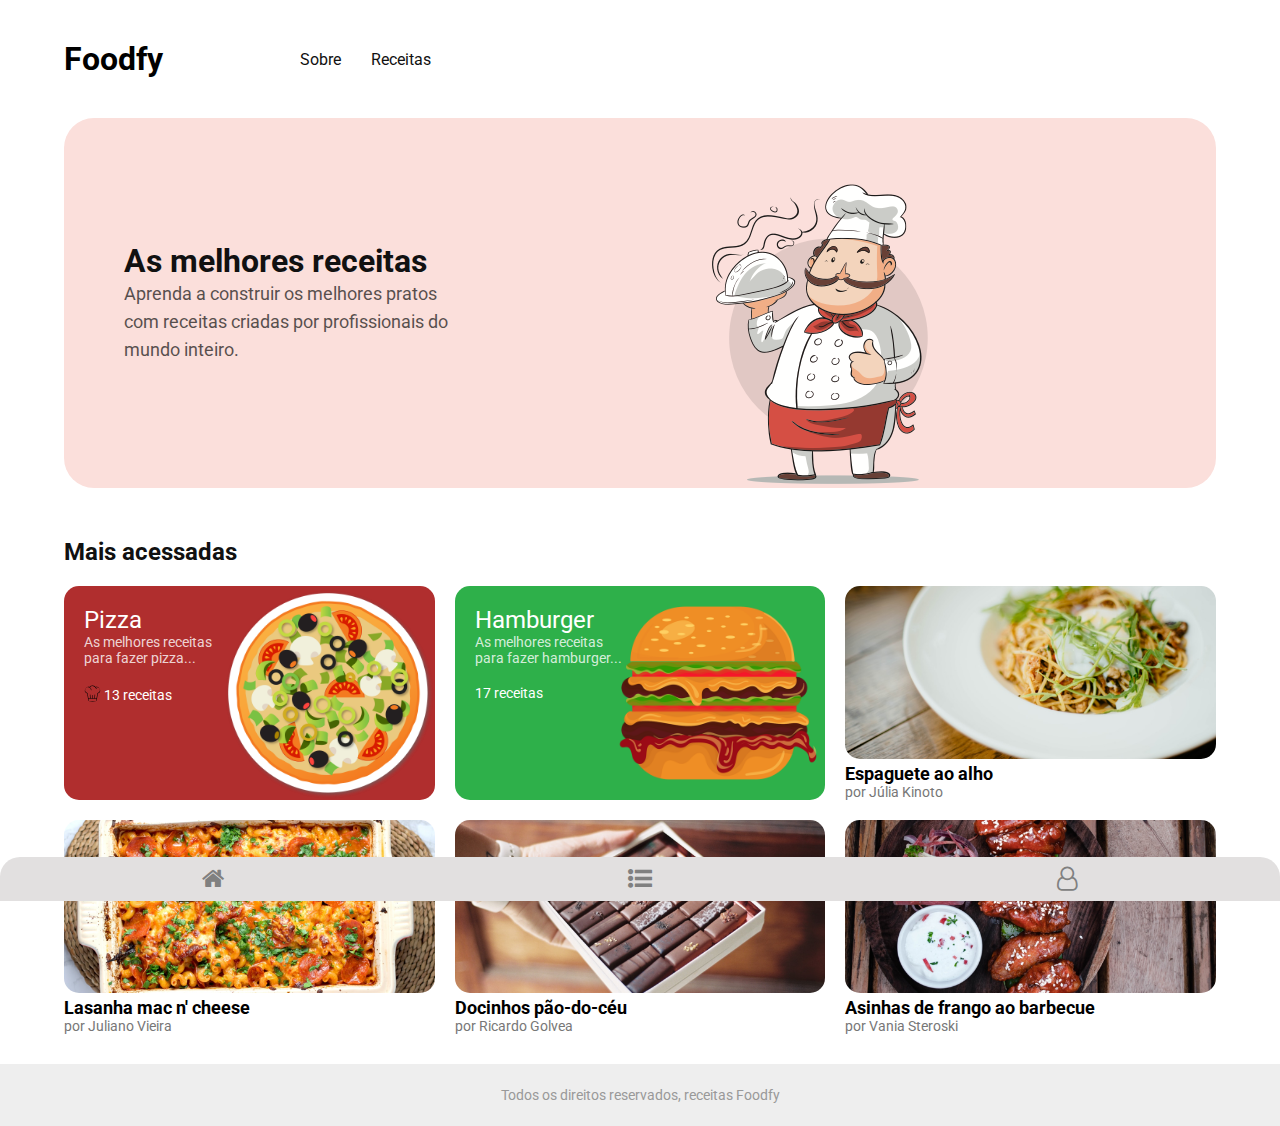
<file: index.html>
<!DOCTYPE html>
<html lang="pt-br">
<head>
    <meta charset="UTF-8">
    <meta name="viewport" content="width=device-width, initial-scale=1.0">
    <link rel="stylesheet" href="styles/home.css">
    <link href="https://fonts.googleapis.com/css2?family=Roboto:wght@400;500;700&display=swap" rel="stylesheet">
    <link rel="stylesheet" href="https://stackpath.bootstrapcdn.com/font-awesome/4.7.0/css/font-awesome.min.css" integrity="sha384-wvfXpqpZZVQGK6TAh5PVlGOfQNHSoD2xbE+QkPxCAFlNEevoEH3Sl0sibVcOQVnN" crossorigin="anonymous">
    <title>Foodfy</title>
</head>
<body>
    <nav>
        <div class="container-fluid">
            <div class="content">
                <ul>
                    <li><a href="./index.html"><i class="fa fa-home" aria-hidden="true"></i></a></li>
                    <li><a href="./receitas.html"><i class="fa fa-list-ul" aria-hidden="true"></i></a></li>
                    <li><a href=""><i class="fa fa-user-o" aria-hidden="true"></i></a></li>
                </ul>
            </div>
        </div>
    </nav>
    <header>
        <div class="logo"><h1>Foodfy</h1></div>
        <div class="links">
            <ul>
                <li><a href="sobre.html">Sobre</a></li>
                <li><a href="receitas.html">Receitas</a></li>
            </ul>
        </div>
    </header>
    <main>
        <section class="header">
            <div class="content">
                <h2>As melhores receitas</h2>
                <p>Aprenda a construir os melhores pratos com receitas criadas por profissionais do mundo inteiro.</p>
            </div>
            <div class="image">
                <img src="assets/chef.png" alt="Chefe de cozinha">
            </div>
        </section>

        <section class="mais-acessadas">
            <h2>Mais acessadas</h2>
            <div class="receitas">
                <div class="box">
                    <h4>Pizza</h4>
                    <p>As melhores receitas<br>para fazer pizza...</p><br>
                    <p class="d-flex align-items-center"><i><img src="assets/cook.svg" alt=""></i><span>13 receitas</span></p>
                </div>

                <div class="box">
                    <h4>Hamburger</h4>
                    <p>As melhores receitas<br>para fazer hamburger...</p><br>
                    <p><span>17 receitas</span></p>
                </div>

                <div class="box">
                    <img src="assets/espaguete.png" alt="">
                    <h4>Espaguete ao alho</h4>
                    <p>por Júlia Kinoto</p>
                </div>

                <div class="box">
                    <img src="assets/lasanha.png" alt="">
                    <h4>Lasanha mac n' cheese</h4>
                    <p>por Juliano Vieira</p>
                </div>

                <div class="box">
                    <img src="assets/doce.png" alt="">
                    <h4>Docinhos pão-do-céu</h4>
                    <p>por Ricardo Golvea</p>
                </div>

                <div class="box">
                    <img src="assets/asinhas.png" alt="">
                    <h4>Asinhas de frango ao barbecue</h4>
                    <p>por Vania Steroski</p>
                </div>
            </div>
        </section>
    </main>

    <footer>
        <p>Todos os direitos reservados, receitas Foodfy</p>
    </footer>
</body>
</html>
</file>
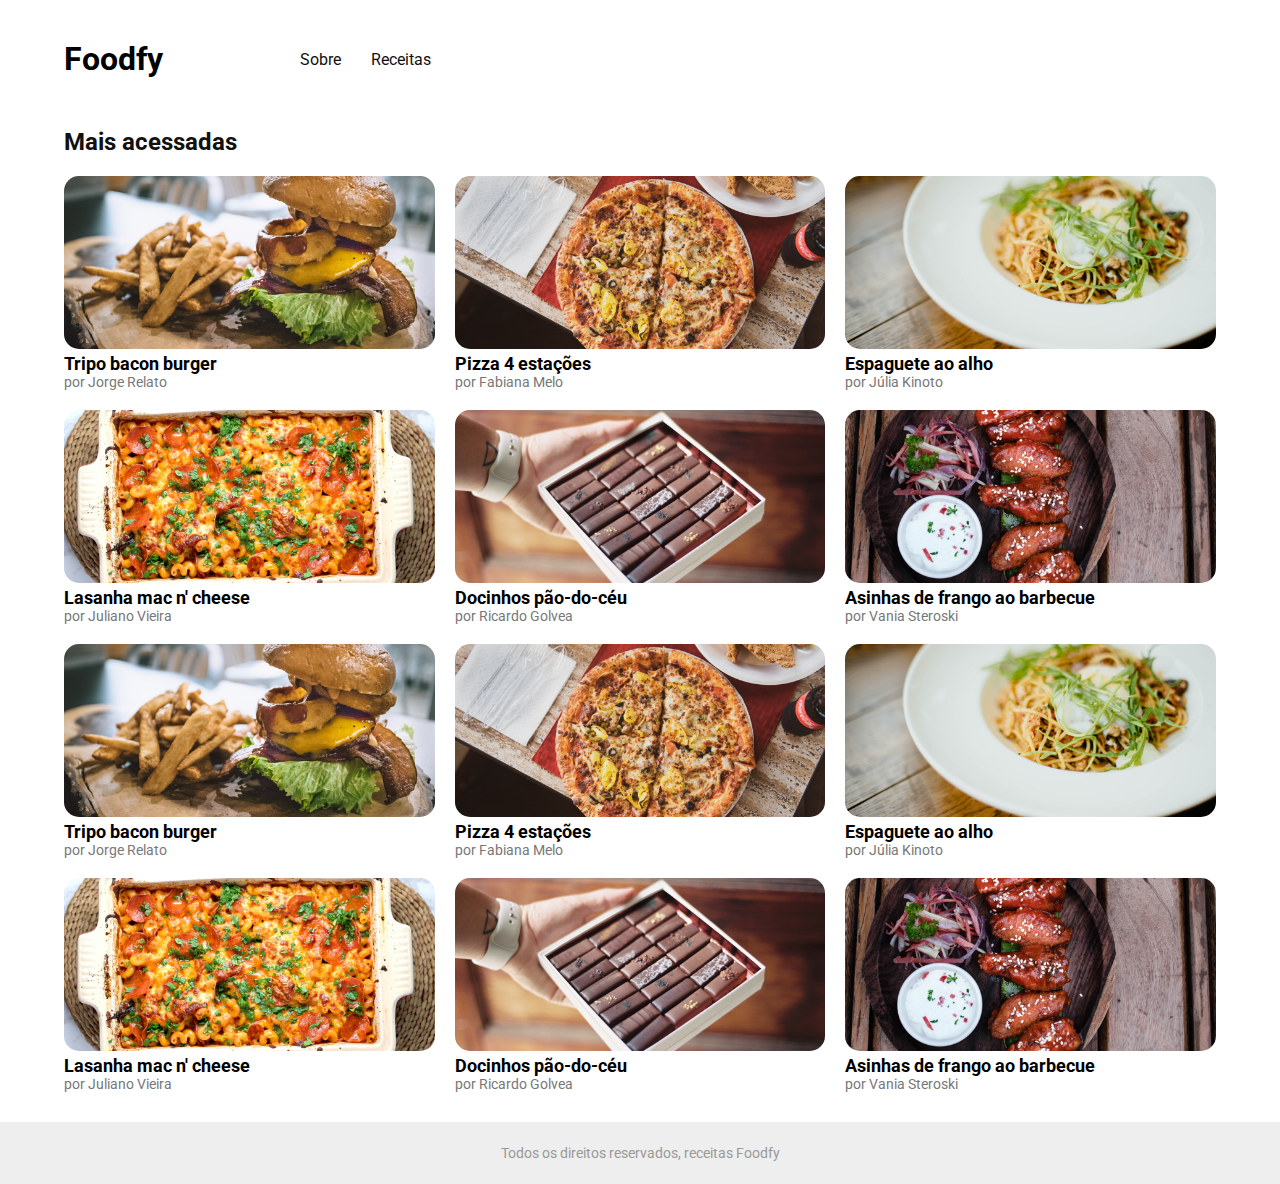
<file: receitas.html>
<!DOCTYPE html>
<html lang="pt-br">

<head>
    <meta charset="UTF-8">
    <meta name="viewport" content="width=device-width, initial-scale=1.0">
    <link rel="stylesheet" href="styles/receitas.css">
    <link href="https://fonts.googleapis.com/css2?family=Roboto:wght@400;500;700&display=swap" rel="stylesheet">
    <title>Foodfy</title>
</head>

<body>
    <header>
        <div class="logo">
            <h1>Foodfy</h1>
        </div>
        <div class="links">
            <ul>
                <li><a href="sobre.html">Sobre</a></li>
                <li><a href="receitas.html">Receitas</a></li>
            </ul>
        </div>
    </header>
    <main>
        <section class="todas-receitas">
            <h2>Mais acessadas</h2>
            <div class="receitas">
                <div class="box">
                    <img src="assets/burger.png" alt="">
                    <h4>Tripo bacon burger</h4>
                    <p>por Jorge Relato</p>
                </div>

                <div class="box">
                    <img src="assets/pizza.png" alt="">
                    <h4>Pizza 4 estações</h4>
                    <p>por Fabiana Melo</p>
                </div>

                <div class="box">
                    <img src="assets/espaguete.png" alt="">
                    <h4>Espaguete ao alho</h4>
                    <p>por Júlia Kinoto</p>
                </div>

                <div class="box">
                    <img src="assets/lasanha.png" alt="">
                    <h4>Lasanha mac n' cheese</h4>
                    <p>por Juliano Vieira</p>
                </div>

                <div class="box">
                    <img src="assets/doce.png" alt="">
                    <h4>Docinhos pão-do-céu</h4>
                    <p>por Ricardo Golvea</p>
                </div>

                <div class="box">
                    <img src="assets/asinhas.png" alt="">
                    <h4>Asinhas de frango ao barbecue</h4>
                    <p>por Vania Steroski</p>
                </div>

                <div class="box">
                    <img src="assets/burger.png" alt="">
                    <h4>Tripo bacon burger</h4>
                    <p>por Jorge Relato</p>
                </div>

                <div class="box">
                    <img src="assets/pizza.png" alt="">
                    <h4>Pizza 4 estações</h4>
                    <p>por Fabiana Melo</p>
                </div>

                <div class="box">
                    <img src="assets/espaguete.png" alt="">
                    <h4>Espaguete ao alho</h4>
                    <p>por Júlia Kinoto</p>
                </div>

                <div class="box">
                    <img src="assets/lasanha.png" alt="">
                    <h4>Lasanha mac n' cheese</h4>
                    <p>por Juliano Vieira</p>
                </div>

                <div class="box">
                    <img src="assets/doce.png" alt="">
                    <h4>Docinhos pão-do-céu</h4>
                    <p>por Ricardo Golvea</p>
                </div>

                <div class="box">
                    <img src="assets/asinhas.png" alt="">
                    <h4>Asinhas de frango ao barbecue</h4>
                    <p>por Vania Steroski</p>
                </div>
            </div>
        </section>
    </main>

    <footer>
        <p>Todos os direitos reservados, receitas Foodfy</p>
    </footer>

        <div class="modal-overlay">
            <div class="modal">
                <div class="modal-content">
                    <img src="assets/asinhas.png" alt="">
                    <h4>Asinhas de frango ao barbecue</h4>
                    <p>por Vania Steroski</p>
                    <a class="close-modal">Fechar modal</a>
                </div>
            </div>
        </div>

        <script src="scripts/modal.js"></script>
</body>

</html>
</file>
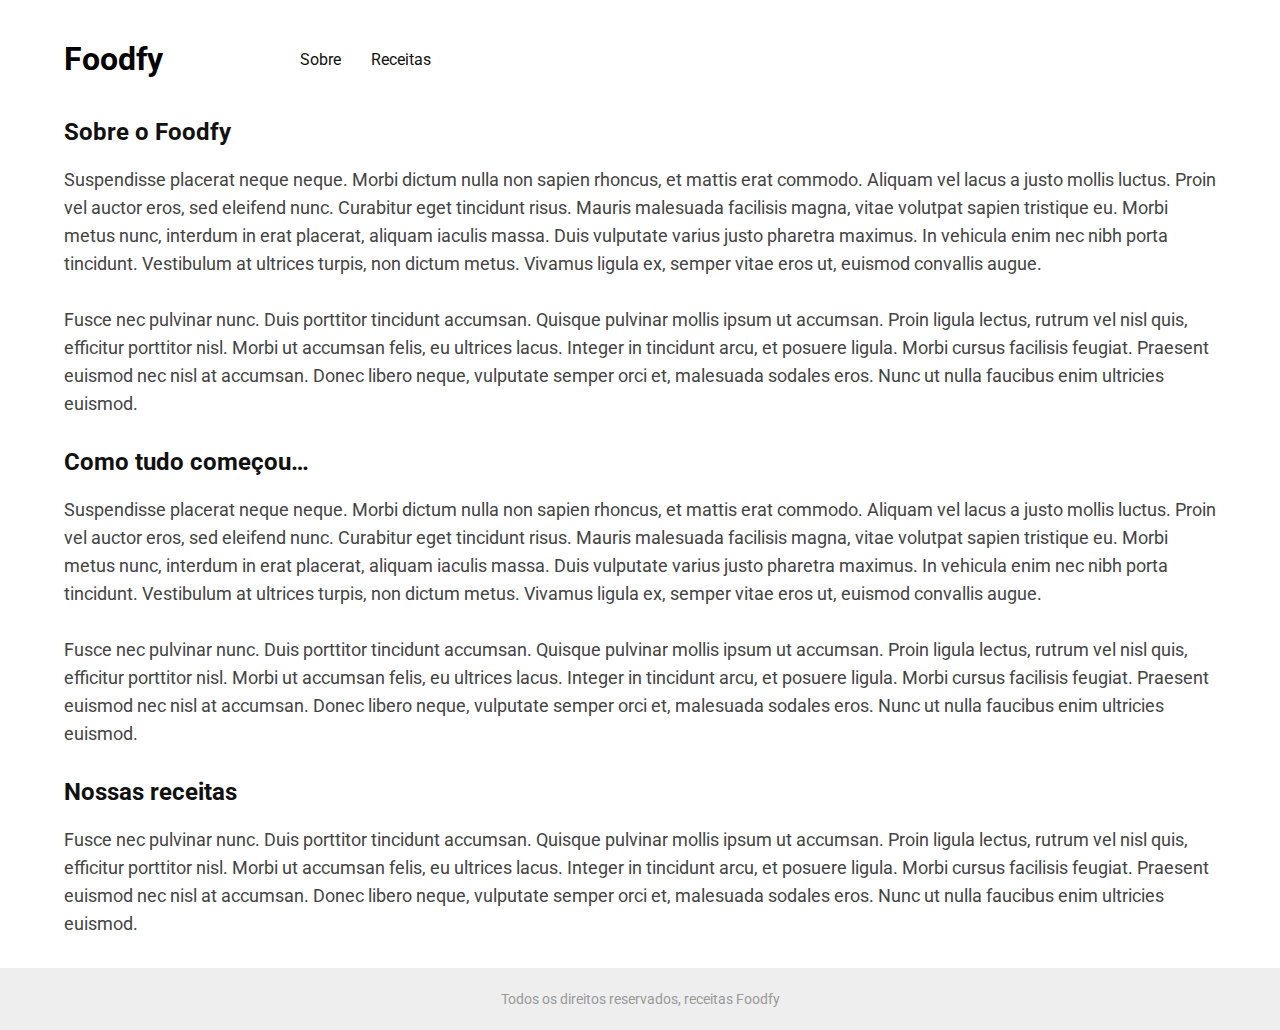
<file: sobre.html>
<!DOCTYPE html>
<html lang="pt-br">

<head>
    <meta charset="UTF-8">
    <meta name="viewport" content="width=device-width, initial-scale=1.0">
    <link rel="stylesheet" href="styles/sobre.css">
    <link href="https://fonts.googleapis.com/css2?family=Roboto:wght@400;500;700&display=swap" rel="stylesheet">
    <title>Foodfy</title>
</head>

<body>
    <header>
        <div class="logo">
            <h1>Foodfy</h1>
        </div>
        <div class="links">
            <ul>
                <li><a href="sobre.html">Sobre</a></li>
                <li><a href="receitas.html">Receitas</a></li>
            </ul>
        </div>
    </header>
    <main>
        <section class="sobre">
            <div class="content">
                <h2>Sobre o Foodfy</h2>
                <p>Suspendisse placerat neque neque. Morbi dictum nulla non sapien rhoncus, et mattis erat commodo.
                    Aliquam vel
                    lacus a justo mollis luctus. Proin vel auctor eros, sed eleifend nunc. Curabitur eget tincidunt
                    risus. Mauris malesuada
                    facilisis magna, vitae volutpat sapien tristique eu. Morbi metus nunc, interdum in erat placerat,
                    aliquam iaculis massa.
                    Duis vulputate varius justo pharetra maximus. In vehicula enim nec nibh porta tincidunt. Vestibulum
                    at ultrices turpis,
                    non dictum metus. Vivamus ligula ex, semper vitae eros ut, euismod convallis augue.<br><br>
                    Fusce nec pulvinar nunc. Duis porttitor tincidunt accumsan. Quisque pulvinar mollis ipsum ut
                    accumsan. Proin ligula
                    lectus, rutrum vel nisl quis, efficitur porttitor nisl. Morbi ut accumsan felis, eu ultrices lacus.
                    Integer in tincidunt arcu, et
                    posuere ligula. Morbi cursus facilisis feugiat. Praesent euismod nec nisl at accumsan. Donec libero
                    neque, vulputate
                    semper orci et, malesuada sodales eros. Nunc ut nulla faucibus enim ultricies euismod.</p>
            </div>

            <div class="content">
                <h2>Como tudo começou…</h2>
                <p>Suspendisse placerat neque neque. Morbi dictum nulla non sapien rhoncus, et mattis erat commodo.
                    Aliquam vel
                    lacus a justo mollis luctus. Proin vel auctor eros, sed eleifend nunc. Curabitur eget tincidunt
                    risus. Mauris malesuada
                    facilisis magna, vitae volutpat sapien tristique eu. Morbi metus nunc, interdum in erat placerat,
                    aliquam iaculis massa.
                    Duis vulputate varius justo pharetra maximus. In vehicula enim nec nibh porta tincidunt. Vestibulum
                    at ultrices turpis,
                    non dictum metus. Vivamus ligula ex, semper vitae eros ut, euismod convallis augue.<br><br>
                    Fusce nec pulvinar nunc. Duis porttitor tincidunt accumsan. Quisque pulvinar mollis ipsum ut
                    accumsan. Proin ligula
                    lectus, rutrum vel nisl quis, efficitur porttitor nisl. Morbi ut accumsan felis, eu ultrices lacus.
                    Integer in tincidunt arcu, et
                    posuere ligula. Morbi cursus facilisis feugiat. Praesent euismod nec nisl at accumsan. Donec libero
                    neque, vulputate
                    semper orci et, malesuada sodales eros. Nunc ut nulla faucibus enim ultricies euismod.</p>
            </div>

            <div class="content">
                <h2>Nossas receitas</h2>
                <p>Fusce nec pulvinar nunc. Duis porttitor tincidunt accumsan. Quisque pulvinar mollis ipsum ut
                    accumsan. Proin ligula
                    lectus, rutrum vel nisl quis, efficitur porttitor nisl. Morbi ut accumsan felis, eu ultrices lacus.
                    Integer in tincidunt arcu, et
                    posuere ligula. Morbi cursus facilisis feugiat. Praesent euismod nec nisl at accumsan. Donec libero
                    neque, vulputate
                    semper orci et, malesuada sodales eros. Nunc ut nulla faucibus enim ultricies euismod.</p>
            </div>
        </section>
    </main>

    <footer>
        <p>Todos os direitos reservados, receitas Foodfy</p>
    </footer>
</body>

</html>
</file>
<file: styles/home.css>
:root{
    --color-black: #111111;
}
*{
    padding: 0;
    margin: 0;
    border: none;
    box-sizing: border-box;
}
body{
    font-family: 'Roboto', sans-serif;
}
a{
    text-decoration: none;
}
.align-items-center{
    align-items: center !important;
}
.d-flex{
    display: flex !important;
}

nav{
    background: #e2e0e0;
    border-radius: 20px 20px 0px 0px;
    position: fixed;
    width: 100%;
    bottom: -1px;
    z-index: 9999;
}
nav ul{
    display: flex;
    justify-content: space-around;
    align-items: center;
    list-style: none;
    padding: 0.5em 0;

}
nav ul li{
    font-size: 24px;
}
nav ul li a{
    color: gray;
}
/*========== Header ==========*/
header{
    max-width:90%;
    width: 100%;
    display: flex;
    align-items: center;
    margin: 40px auto;
}
header .logo{
    margin-right: 122px;
}
header .links ul{
    display: flex;
    list-style: none;
}
header .links ul li{
    margin: 0 15px;
}
header .links ul li a{
    color: var(--color-black)
}
main{
    max-width: 90%;
    margin: 30px auto;
}

/*========== Banner Principal ==========*/
section.header{
    background: #FBDFDB;
    background-position: right;
    background-repeat: no-repeat;
    border-radius: 30px;
    display: flex;
    align-items: center;
}
section.header .image{
    padding: 66px 100px 0 248px;
    float: right;
}
section.header .image img{
    max-width: 100%;
    height: auto;
}
section.header .content{
    max-width: 400px;
    width: 100%;
    padding-left: 60px ;
}
section.header .content h2{
    font-size: 32px;
    color: var(--color-black);
}
section.header .content p{
    opacity: 0.7;
    font-size: 18px;
    color: var(--color-black);
    line-height: 28px;
}

/* ========== Mais acessadas ==========*/

section.mais-acessadas{
    margin-top: 50px;
}
section.mais-acessadas h2{
    font-size: 24px;
    color: var(--color-black)
}
section.mais-acessadas .receitas{
    margin-top: 20px;
    display: grid;
    grid-template-columns: 1fr 1fr 1fr;
    gap: 20px;

}
section.mais-acessadas .receitas .box:nth-child(1){
    background: #b02e2e url(../assets/pizza-bg.png);
    background-size: contain;
    background-repeat: no-repeat;
    background-position: center right;
    min-height: 150px;
    padding: 20px;
    border-radius: 15px;
}
section.mais-acessadas .receitas .box:nth-child(1) h4{
    color: white;
    font-size: 24px;
    font-weight: 400;
}
section.mais-acessadas .receitas .box:nth-child(1) p{
    color: rgb(255, 255, 255,0.8);
}
section.mais-acessadas .receitas .box:nth-child(1) p i img{
    height: 17px;
    width: 17px;
    margin-right: 3px;
}
section.mais-acessadas .receitas .box:nth-child(1) p span{
    color: white;
}
section.mais-acessadas .receitas .box:nth-child(2){
    background: #2eb04a url(../assets/hamburger-bg.png);
    background-size: contain;
    background-repeat: no-repeat;
    background-position: center right;
    min-height: 150px;
    padding: 20px;
    border-radius: 15px;
}
section.mais-acessadas .receitas .box:nth-child(2) h4{
    color: white;
    font-size: 24px;
    font-weight: 400;
}
section.mais-acessadas .receitas .box:nth-child(2) p{
    color: rgb(255, 255, 255,0.8);
}
section.mais-acessadas .receitas .box:nth-child(2) p span{
    color: white;
}
section.mais-acessadas .receitas .box img{
    max-width: 100%;
    border-radius: 15px;
}
section.mais-acessadas .receitas .box h4{
    font-size: 18px;
}
section.mais-acessadas .receitas .box p{
    font-size: 14px;
    color: #777777;
}

/* ========== Footer ==========*/

footer{
    background: #EEEEEE;
    padding: 23px 0;
}
footer p{
    text-align: center;
    font-size: 14px;
    color: #999999;
}

@media (max-width: 576px) { 
    header .logo{
        margin-right: 20px;
    }
    section.header{
        padding: 10px;
    }
    section.header .content{
        padding: 0
    }
    section.header .content h2{
        font-size: 20px;
    }
    section.header .content p{
        margin-top: 10px;
        line-height: normal;
        font-size: 14px;
    }
    section.header .image{
        padding: 0;
    }
    section.mais-acessadas .receitas{
        grid-template-columns: 1fr;
    }
 }


@media (min-width: 768px) {  }


@media (min-width: 992px) {  }


@media (min-width: 1200px) {  }
</file>
<file: styles/receitas.css>
:root{
    --color-black: #111111;
}
*{
    padding: 0;
    margin: 0;
    border: none;
    box-sizing: border-box;
}
body{
    font-family: 'Roboto', sans-serif;
}
a{
    text-decoration: none;
}
/*========== Header ==========*/
header{
    max-width:90%;
    width: 100%;
    display: flex;
    align-items: center;
    margin: 40px auto;
}
header .logo{
    margin-right: 122px;
}
header .links ul{
    display: flex;
    list-style: none;
}
header .links ul li{
    margin: 0 15px;
}
header .links ul li a{
    color: var(--color-black)
}
main{
    max-width: 90%;
    margin: 30px auto;
}

/*========== Banner Principal ==========*/
section.header{
    background: #FBDFDB;
    background-position: right;
    background-repeat: no-repeat;
    border-radius: 30px;
    display: flex;
    align-items: center;
}
section.header .image{
    padding: 66px 100px 0 248px;
    float: right;
}
section.header .image img{
    max-width: 100%;
    height: auto;
}
section.header .content{
    max-width: 400px;
    width: 100%;
    padding-left: 60px ;
}
section.header .content h2{
    font-size: 32px;
    color: var(--color-black);
}
section.header .content p{
    opacity: 0.7;
    font-size: 18px;
    color: var(--color-black);
    line-height: 28px;
}

/* ========== Mais acessadas ==========*/

section.todas-receitas{
    margin-top: 50px;
}
section.todas-receitas h2{
    font-size: 24px;
    color: var(--color-black)
}
section.todas-receitas .receitas{
    margin-top: 20px;
    display: grid;
    grid-template-columns: 1fr 1fr 1fr;
    gap: 20px;
}
section.todas-receitas .receitas .box img{
    max-width: 100%;
    border-radius: 15px;
}
section.todas-receitas .receitas .box h4{
    font-size: 18px;
}
section.todas-receitas .receitas .box p{
    font-size: 14px;
    color: #777777;
}

/* ========== Footer ==========*/

footer{
    background: #EEEEEE;
    padding: 23px 0;
}
footer p{
    text-align: center;
    font-size: 14px;
    color: #999999;
}

/* ========== Modal ==========*/
.modal-overlay{
    background: rgba(0,0,0,0.6);
    width: 100%;
    height: 100%;
    position: fixed;
    top: 0;
    left: 0;
    z-index: 10;
    display: flex;
    justify-content: center;
    align-items: center;
    opacity: 0;
    visibility: hidden;
    transition: 0.5s;
}
.modal{
    background: white;
    max-width: 660px;
    max-height: 413px;
    margin: 0 auto;
    border-radius: 16px;
}
.modal-content{
    padding: 30px;
    text-align: center;
}
.modal-content img{
    max-width: 100%;
    width: 100%;
    height: 200px;
    object-fit: cover;
    border-radius: 15px;
}
.modal-content h4{
    margin-top: 20px;
    font-weight: 400;
    font-size: 24px;
    color: var(--color-black);
}
.modal-content p{
    margin-top: 5px;
    margin-bottom: 60px;
    font-weight: 400;
    font-size: 24px;
    color: #777777;
    font-size: 18px;
    font-weight: 400;
}
a.close-modal{
    font-weight: 400;
    font-size: 16px;
    color: #999999
}
.active{
    visibility: visible;
    opacity: 1;
}

@media (max-width: 576px) { 
    header .logo{
        margin-right: 20px;
    }
    section.header{
        padding: 10px;
    }
    section.header .content{
        padding: 0
    }
    section.header .content h2{
        font-size: 20px;
    }
    section.header .content p{
        margin-top: 10px;
        line-height: normal;
        font-size: 14px;
    }
    section.header .image{
        padding: 0;
    }
    section.todas-receitas .receitas{
        grid-template-columns: 1fr;
    }
 }


@media (min-width: 768px) {  }


@media (min-width: 992px) {  }


@media (min-width: 1200px) {  }
</file>
<file: styles/sobre.css>
:root{
    --color-black: #111111;
    --color-text: #444444;
}
*{
    padding: 0;
    margin: 0;
    border: none;
    box-sizing: border-box;
}
body{
    font-family: 'Roboto', sans-serif;
}
a{
    text-decoration: none;
}
/*========== Header ==========*/
header{
    max-width:90%;
    width: 100%;
    display: flex;
    align-items: center;
    margin: 40px auto;
}
header .logo{
    margin-right: 122px;
}
header .links ul{
    display: flex;
    list-style: none;
}
header .links ul li{
    margin: 0 15px;
}
header .links ul li a{
    color: var(--color-black)
}
main{
    max-width: 90%;
    margin: 30px auto;
}

/*========== Texto Principal ==========*/
section.sobre .content{
    margin-top: 30px;
}
section.sobre .content h2{
    font-size: 24px;
    color: var(--color-black);
}
section.sobre .content p{
    margin-top: 20px;
    font-size: 18px;
    color: var(--color-text);
    line-height: 28px;
}



/* ========== Footer ==========*/

footer{
    background: #EEEEEE;
    padding: 23px 0;
}
footer p{
    text-align: center;
    font-size: 14px;
    color: #999999;
}

@media (max-width: 576px) { 
    header .logo{
        margin-right: 20px;
    }
}


@media (min-width: 768px) {  }


@media (min-width: 992px) {  }


@media (min-width: 1200px) {  }
</file>
